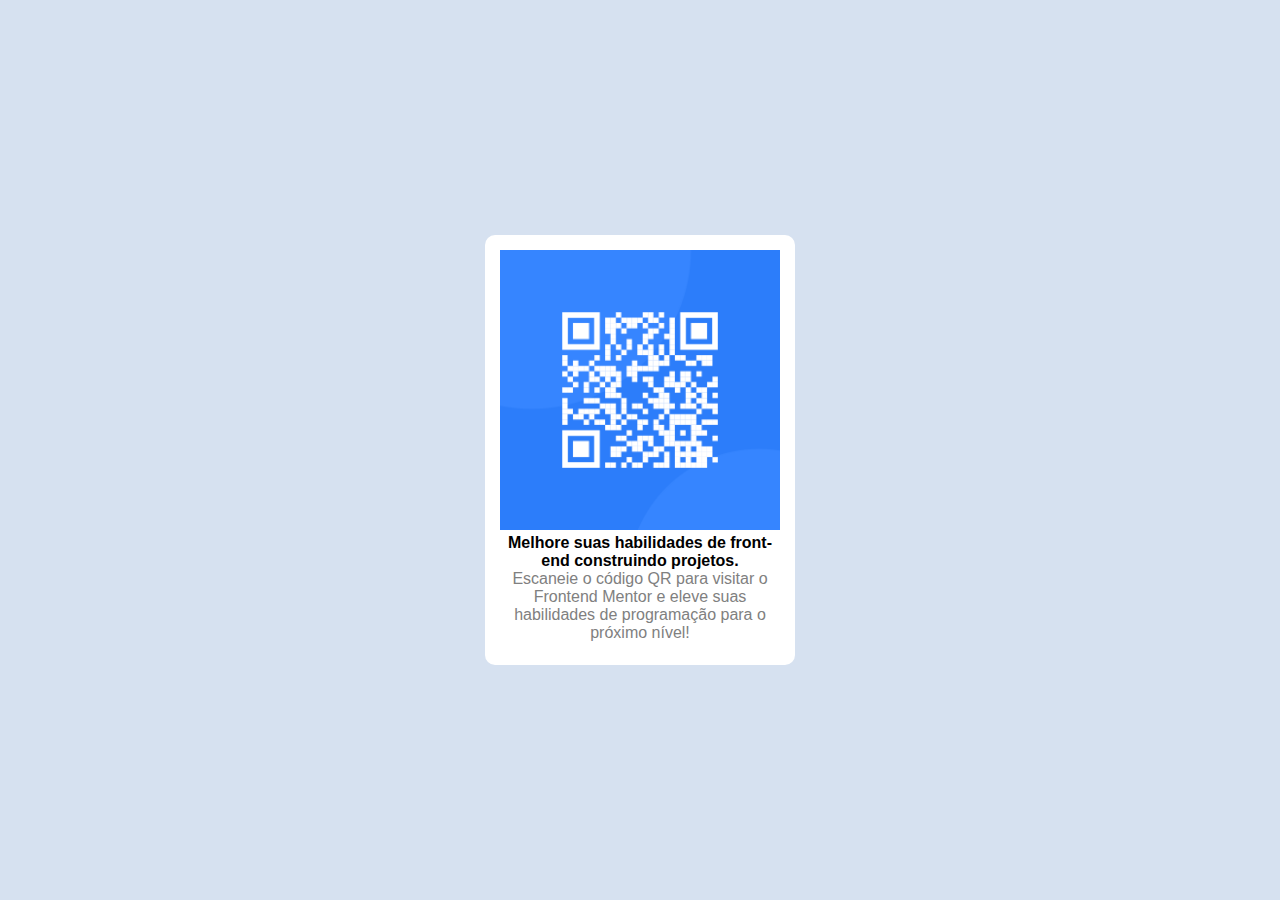
<file: Desafio  numero 0/index.html>
<!DOCTYPE html>
<html lang="pt-br">
<head>
    <meta charset="UTF-8">
    <meta name="viewport" content="width=device-width, initial-scale=1.0">
    <title>QR Code Desafio 01</title>
    <link rel="shortcut icon" href="qr-code-component-main/images/favicon-32x32.png" type="image/x-icon">
    <link rel="stylesheet" href="style.css">
</head>
<body>
    <div class="container">
        <div class="conteudo"><img src="qr-code-component-main/images/image-qr-code.png" alt="Imagem QR Code" class="imagem">
        <p class="texto"><strong>Melhore suas habilidades de front-end construindo projetos.</strong></p>
        <p style="color: gray;" class="texto">Escaneie o código QR para visitar o Frontend Mentor e eleve suas habilidades de programação para o próximo nível!</p>
        </div>
    </div>
</body>
</html>
</file>
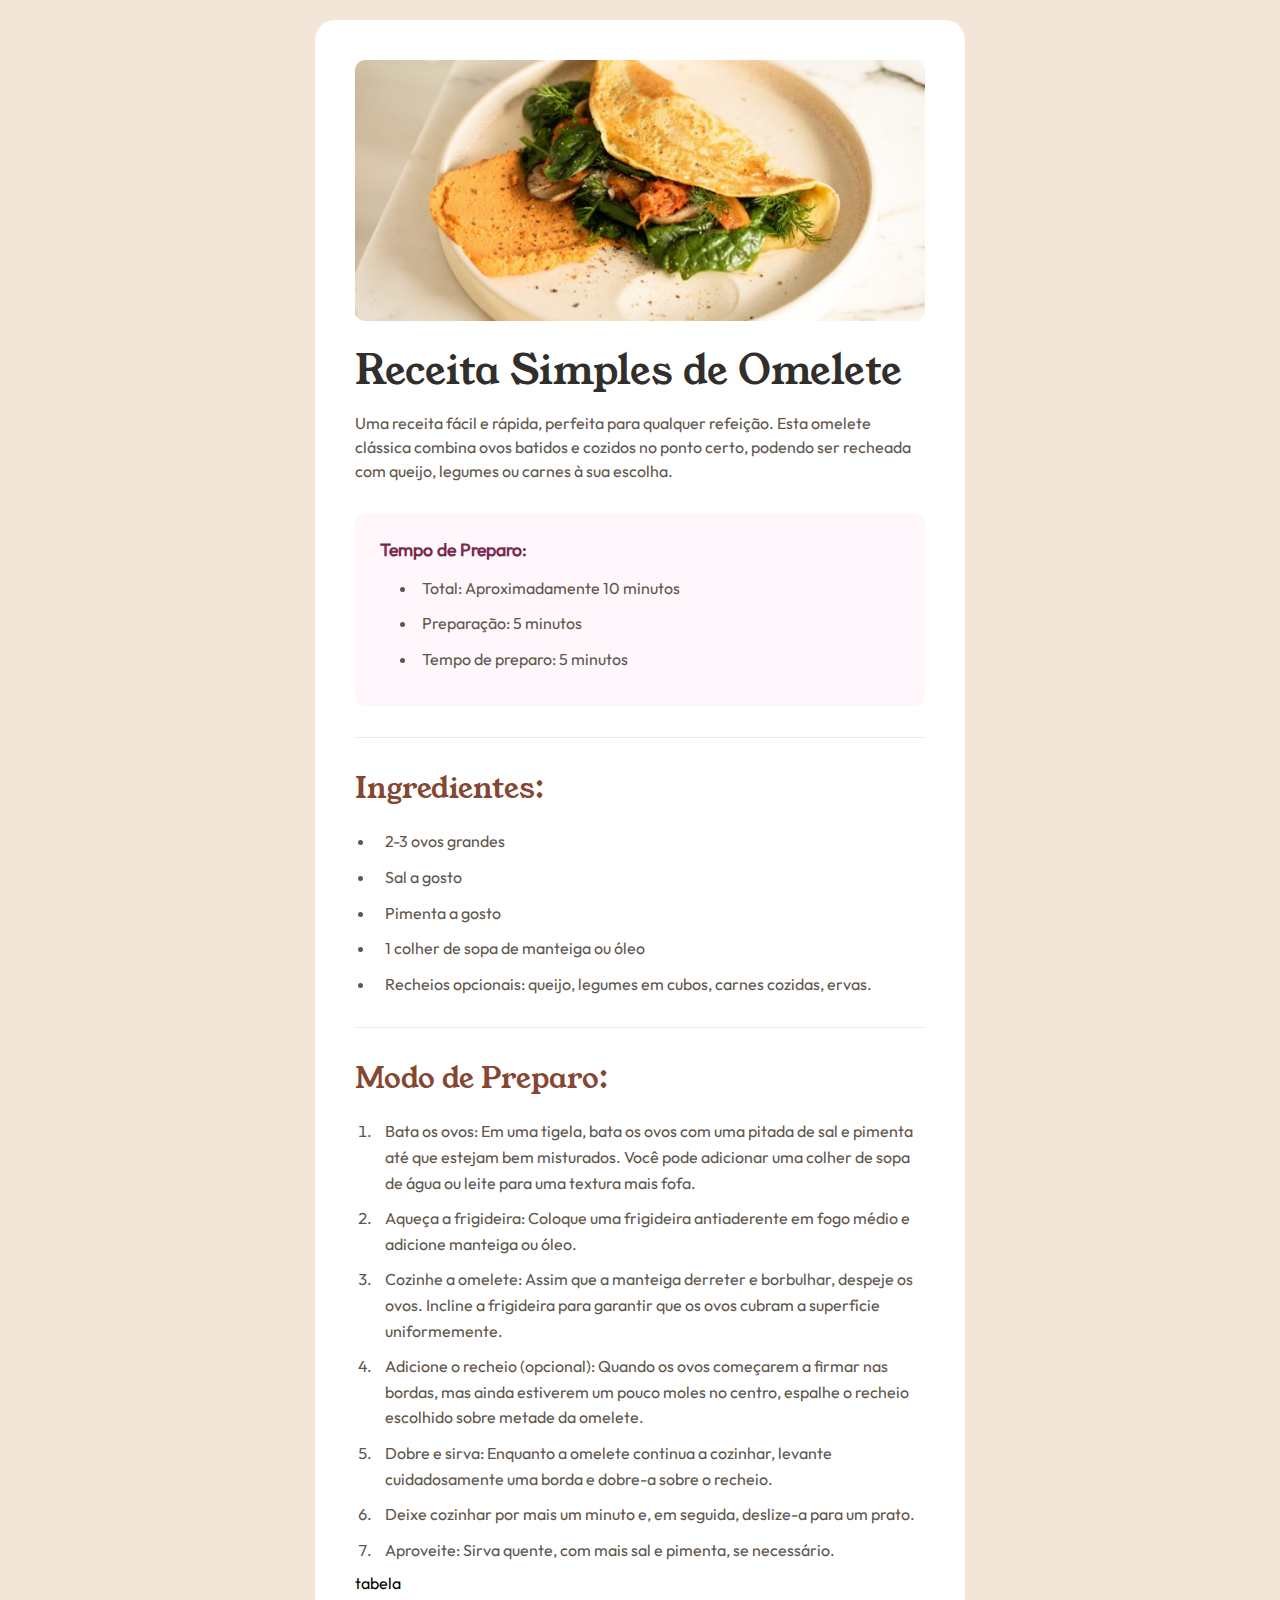
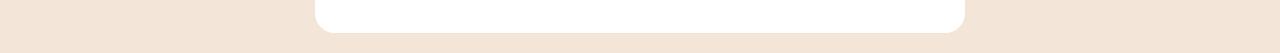
<file: Desafio1/index.html>
<!DOCTYPE html>
<html lang="pt-br">
<head>
    <meta charset="UTF-8">
    <meta name="viewport" content="width=device-width, initial-scale=1.0">
    <title>Receita Omelete Desafio 02</title>
    <link rel="shortcut icon" href="recipe-page-main/assets/images/favicon-32x32.png" type="image/x-icon">
    <link rel="stylesheet" href="estilos/style.css">
</head>
<body>
    <main>
        <img src="recipe-page-main/assets/images/image-omelette.jpeg" alt="imagem-omelete">
        <h1>Receita Simples de Omelete</h1>
        <p>Uma receita fácil e rápida, perfeita para qualquer refeição. Esta omelete clássica combina ovos batidos e cozidos no ponto certo, podendo ser recheada com queijo, legumes ou carnes à sua escolha.</p>
        <div class="preparo">
            <h2>Tempo de Preparo:</h2>
            <ul>
                <li><strong>Total:</strong> Aproximadamente 10 minutos</li>
                <li><strong>Preparação:</strong> 5 minutos</li>
                <li><strong>Tempo de preparo:</strong> 5 minutos</li>
            </ul>
        </div>
        <hr>
        <h2>Ingredientes:</h2>
        <div class="ingredientes">
            <ul>
                <li>2-3 ovos grandes</li>
                <li>Sal a gosto</li>
                <li>Pimenta a gosto</li>
                <li>1 colher de sopa de manteiga ou óleo</li>
                <li>Recheios opcionais: queijo, legumes em cubos, carnes cozidas, ervas.</li>
            </ul>
        </div>
        <hr>
        <h2>Modo de Preparo:</h2>
        <div class="modo">
            <ol>
                <li><strong>Bata os ovos:</strong> Em uma tigela, bata os ovos com uma pitada de sal e pimenta até que estejam bem misturados. Você pode adicionar uma colher de sopa de água ou leite para uma textura mais fofa.</li>
                <li><strong>Aqueça a frigideira:</strong> Coloque uma frigideira antiaderente em fogo médio e adicione manteiga ou óleo.</li>
                <li><strong>Cozinhe a omelete:</strong> Assim que a manteiga derreter e borbulhar, despeje os ovos. Incline a frigideira para garantir que os ovos cubram a superfície uniformemente.</li>
                <li>
                    <strong>Adicione o recheio (opcional):</strong> Quando os ovos começarem a firmar nas bordas, mas ainda estiverem um pouco moles no centro,
                    espalhe o recheio escolhido sobre metade da omelete.
                </li>
                <li><strong>Dobre e sirva:</strong> Enquanto a omelete continua a cozinhar, levante cuidadosamente uma borda e dobre-a sobre o recheio.</li>
                <li>Deixe cozinhar por mais um minuto e, em seguida, deslize-a para um prato.</li>
                <li><strong>Aproveite:</strong> Sirva quente, com mais sal e pimenta, se necessário.</li>
            </ol>
        </div>
        tabela
    </main>
</body>
</html>
</file>
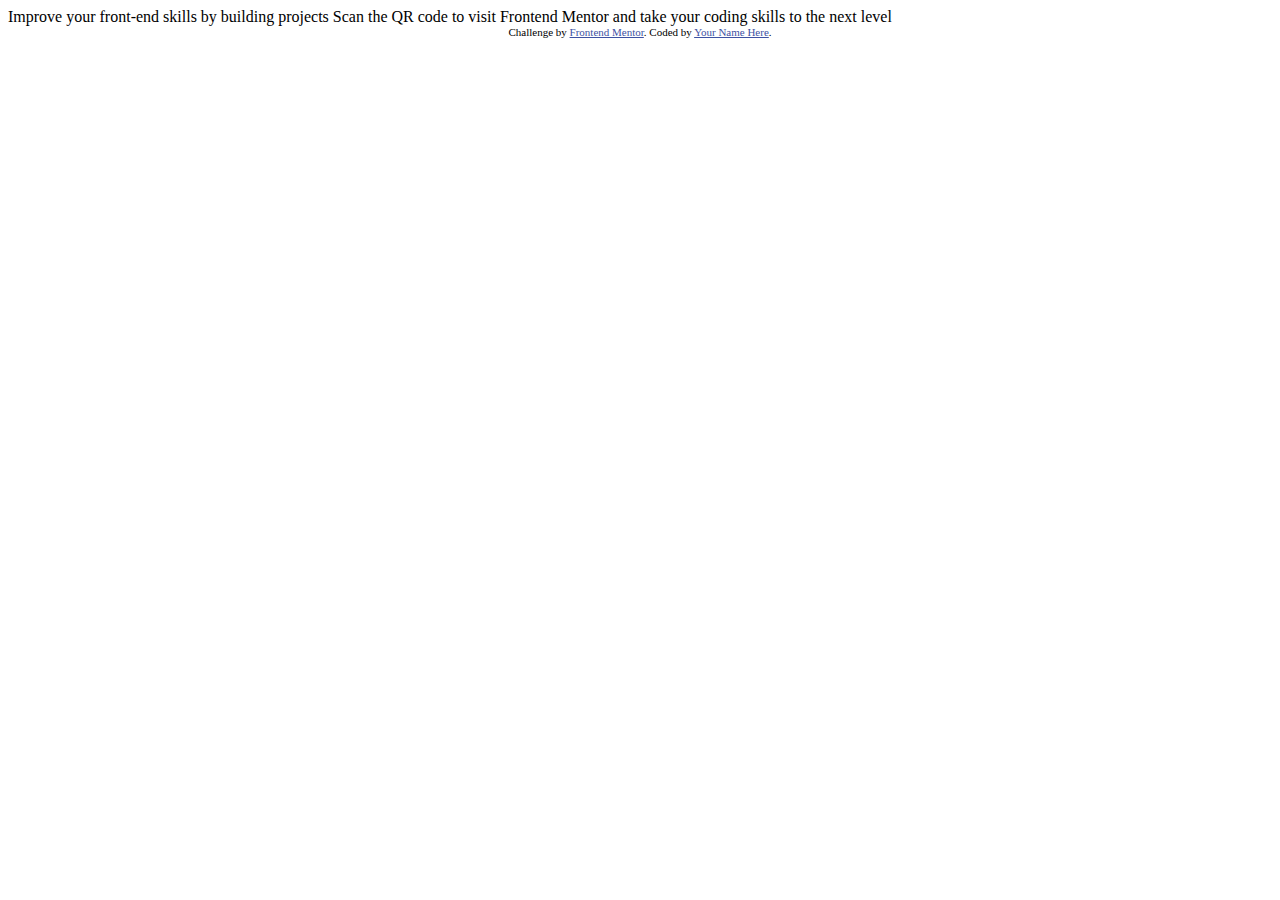
<file: Desafio  numero 0/qr-code-component-main/index.html>
<!DOCTYPE html>
<html lang="en">
<head>
  <meta charset="UTF-8">
  <meta name="viewport" content="width=device-width, initial-scale=1.0"> <!-- displays site properly based on user's device -->

  <link rel="icon" type="image/png" sizes="32x32" href="./images/favicon-32x32.png">
  
  <title>Frontend Mentor | QR code component</title>

  <!-- Feel free to remove these styles or customise in your own stylesheet 👍 -->
  <style>
    .attribution { font-size: 11px; text-align: center; }
    .attribution a { color: hsl(228, 45%, 44%); }
  </style>
</head>
<body>

  Improve your front-end skills by building projects

  Scan the QR code to visit Frontend Mentor and take your coding skills to the next level
  
  <div class="attribution">
    Challenge by <a href="https://www.frontendmentor.io?ref=challenge" target="_blank">Frontend Mentor</a>. 
    Coded by <a href="#">Your Name Here</a>.
  </div>
</body>
</html>
</file>
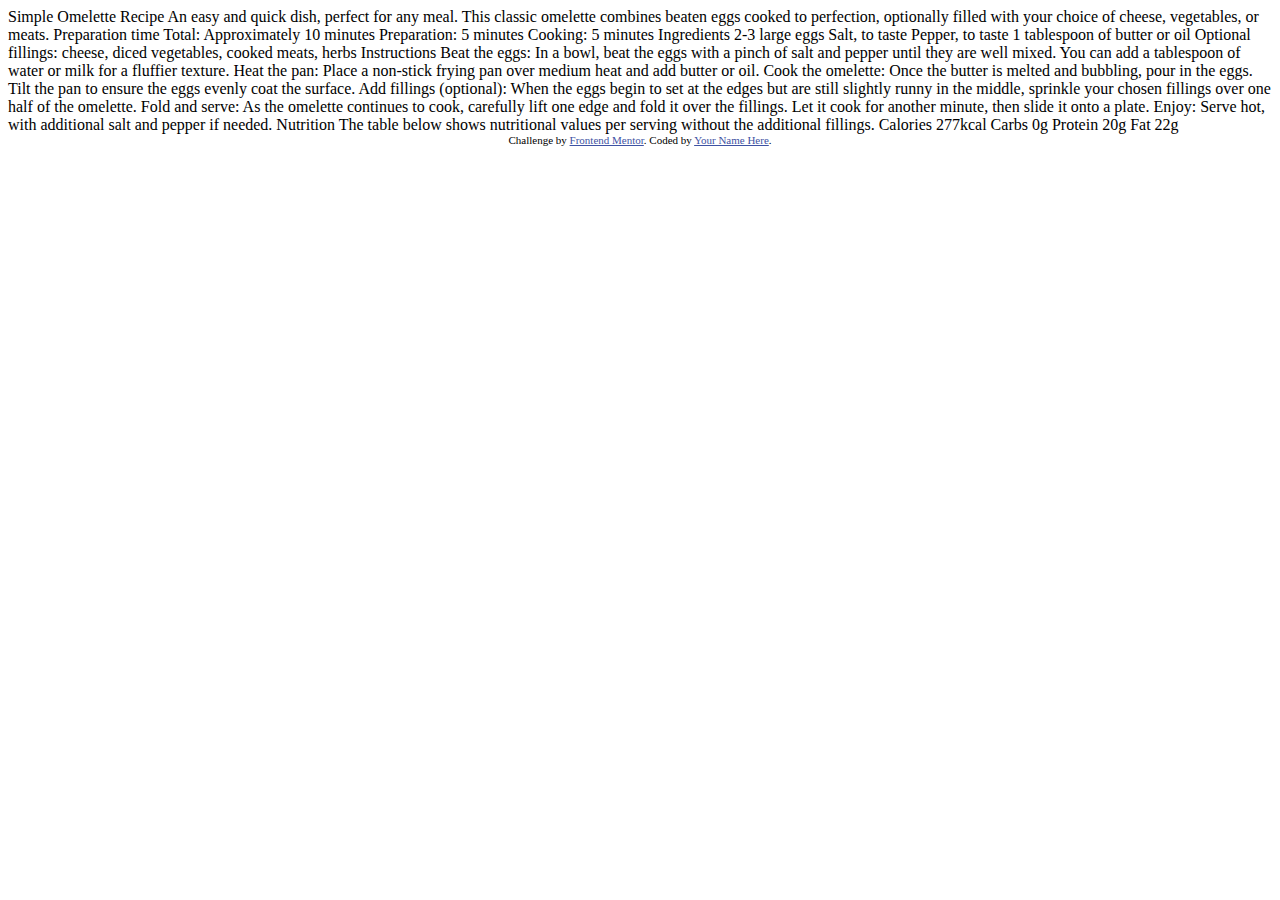
<file: Desafio1/recipe-page-main/index.html>
<!DOCTYPE html>
<html lang="en">
<head>
  <meta charset="UTF-8">
  <meta name="viewport" content="width=device-width, initial-scale=1.0"> <!-- displays site properly based on user's device -->

  <link rel="icon" type="image/png" sizes="32x32" href="./assets/images/favicon-32x32.png">
  
  <title>Frontend Mentor | Recipe page</title>

  <!-- Feel free to remove these styles or customise in your own stylesheet 👍 -->
  <style>
    .attribution { font-size: 11px; text-align: center; }
    .attribution a { color: hsl(228, 45%, 44%); }
  </style>
</head>
<body>

  Simple Omelette Recipe

  An easy and quick dish, perfect for any meal. This classic omelette combines beaten eggs cooked 
  to perfection, optionally filled with your choice of cheese, vegetables, or meats.

  Preparation time

  Total: Approximately 10 minutes
  Preparation: 5 minutes
  Cooking: 5 minutes

  Ingredients

  2-3 large eggs
  Salt, to taste
  Pepper, to taste
  1 tablespoon of butter or oil
  Optional fillings: cheese, diced vegetables, cooked meats, herbs

  Instructions

  Beat the eggs: In a bowl, beat the eggs with a pinch of salt and pepper until they are well mixed. 
  You can add a tablespoon of water or milk for a fluffier texture.

  Heat the pan: Place a non-stick frying pan over medium heat and add butter or oil.

  Cook the omelette: Once the butter is melted and bubbling, pour in the eggs. Tilt the pan to ensure 
  the eggs evenly coat the surface.

  Add fillings (optional): When the eggs begin to set at the edges but are still slightly runny in the 
  middle, sprinkle your chosen fillings over one half of the omelette.

  Fold and serve: As the omelette continues to cook, carefully lift one edge and fold it over the 
  fillings. Let it cook for another minute, then slide it onto a plate.

  Enjoy: Serve hot, with additional salt and pepper if needed.

  Nutrition

  The table below shows nutritional values per serving without the additional fillings.

  Calories
  277kcal

  Carbs
  0g

  Protein
  20g

  Fat
  22g
  
  <div class="attribution">
    Challenge by <a href="https://www.frontendmentor.io?ref=challenge" target="_blank">Frontend Mentor</a>. 
    Coded by <a href="#">Your Name Here</a>.
  </div>
</body>
</html>
</file>
<file: Desafio  numero 0/style.css>
@charset "UTF-8";

*{
    margin: 0px;
    padding: 0px;
}

body{
    background-color: white;
}

div.container {
    height: 100vh;
    width: 100vw;
    background-color: #D6E1F0;
    margin: auto;
    
    position: relative;
}

div.conteudo {
    position: absolute;
    left: 50%;
    top: 50%;
    transform: translate(-50%, -50%);

    display: block;
    margin: auto;
    border-radius: 10px;
    padding: 15px;
    height: 400px;
    width: 280px;
    text-align: center;
    background-color: white;
}

.imagem {
    width: 280px;
    height: 280px;
}

.texto {
    font-family: sans-serif;
}
</file>
<file: Desafio1/estilos/style.css>
@charset "UTF-8";

@font-face {
    font-family: 'YoungSerif';
    src: url('../recipe-page-main/assets/fonts/young-serif/YoungSerif-Regular.ttf') format('opentype');
    font-weight: normal;
}

@font-face {
    font-family: 'Outfit';
    src: url('../recipe-page-main/assets/fonts/outfit/Outfit-VariableFont_wght.ttf') format('opentype');
    font-weight: normal;
}

/*  Como o site é simples, não haverá uma versão mobile first e outra de media query separadas. Somente um CSS é o suficiente para o projeto */

*{
    box-sizing: border-box;
    margin: 0px;
    padding: 0px;
    font-weight: normal;
    font-size: 1em;
}

body {
    background-color: #F3E5D8;
    font-family: 'Outfit', sans-serif;
    display: flex;
    justify-content: center;
    align-items: center;
    min-height: 100vh;
    padding: 20px;
}

main {
    width: 100%;
    max-width: 650px;
    padding: 40px;
    background-color: white;
    border-radius: 20px;
    
}

main > img {
    margin: auto;
    border-radius: 10px;
    margin-bottom: 30px;
    width: 100%;
    height: auto;
    display: block;
}

main > h1 {
    font-family: 'YoungSerif', serif;
    color: #312e2c;
    font-size: 2.5em;
    text-align: left;
    margin-bottom: 20px;
    line-height: 1;
}

main > p {
    color: #5f564d;
    line-height: 1.5;
    margin-bottom: 30px;
}

main > div.preparo {
    background-color: #FFF7FC; 
    border-radius: 10px;
    padding: 25px;
    margin-bottom: 30px;
}

main > div.preparo > h2 {
    color: #7a284e;
    font-family: 'Outfit', sans-serif;
    font-size: 1.1em;
    font-weight: 600;
    margin-bottom: 15px;
}

main > div.preparo > ul {
    margin-bottom: 10px;
    padding-left: 10px; 
    color: #5f564d;
    list-style-position: inside;
}

main > h2 {
    font-family: 'YoungSerif', serif;
    color: #854632; 
    font-size: 1.8em;
    margin-bottom: 20px;
    margin-top: 30px;
}

ul, ol {
    padding-left: 20px; 
    color: #5f564d;
    line-height: 1.6;
}

li {
    margin-bottom: 10px; 
    padding-left: 10px;
}

hr {
    border: none;
    border-top: 1px solid #e9e9e9;
    margin: 30px 0;
}
</file>
